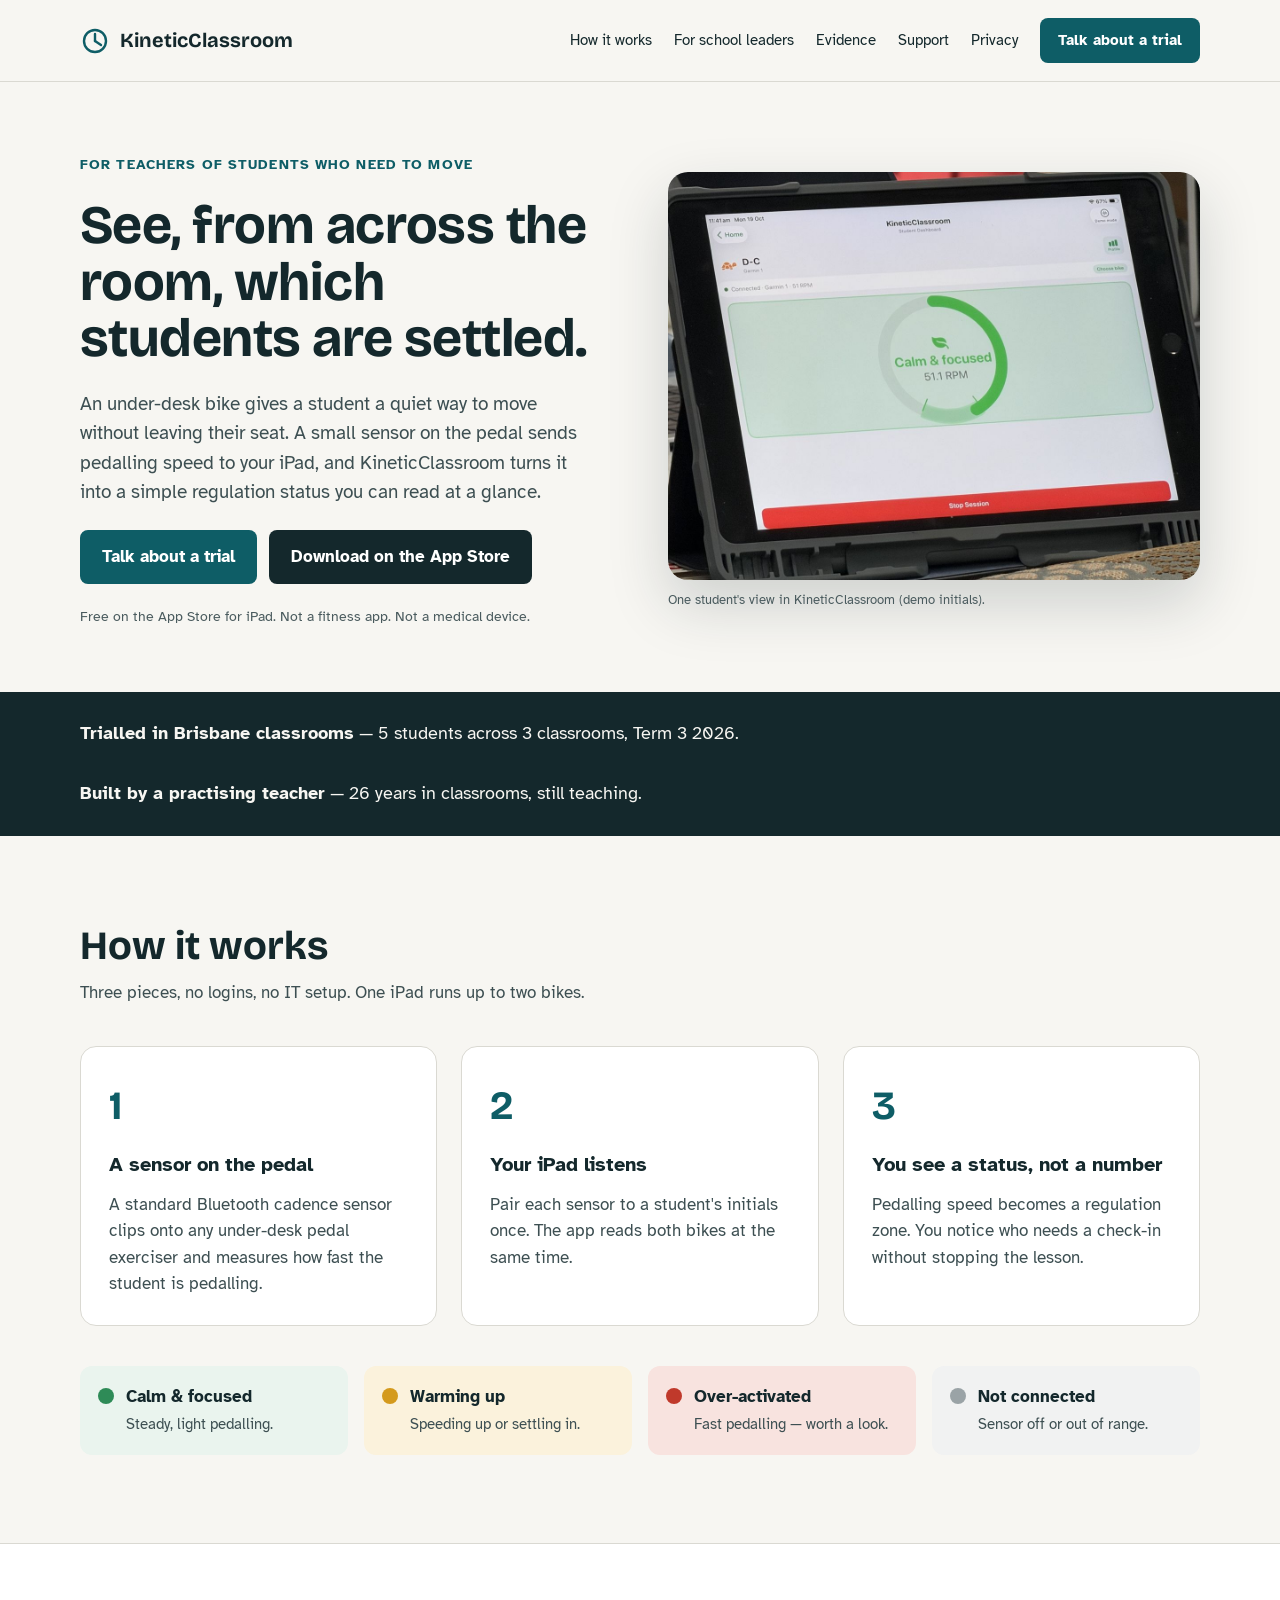
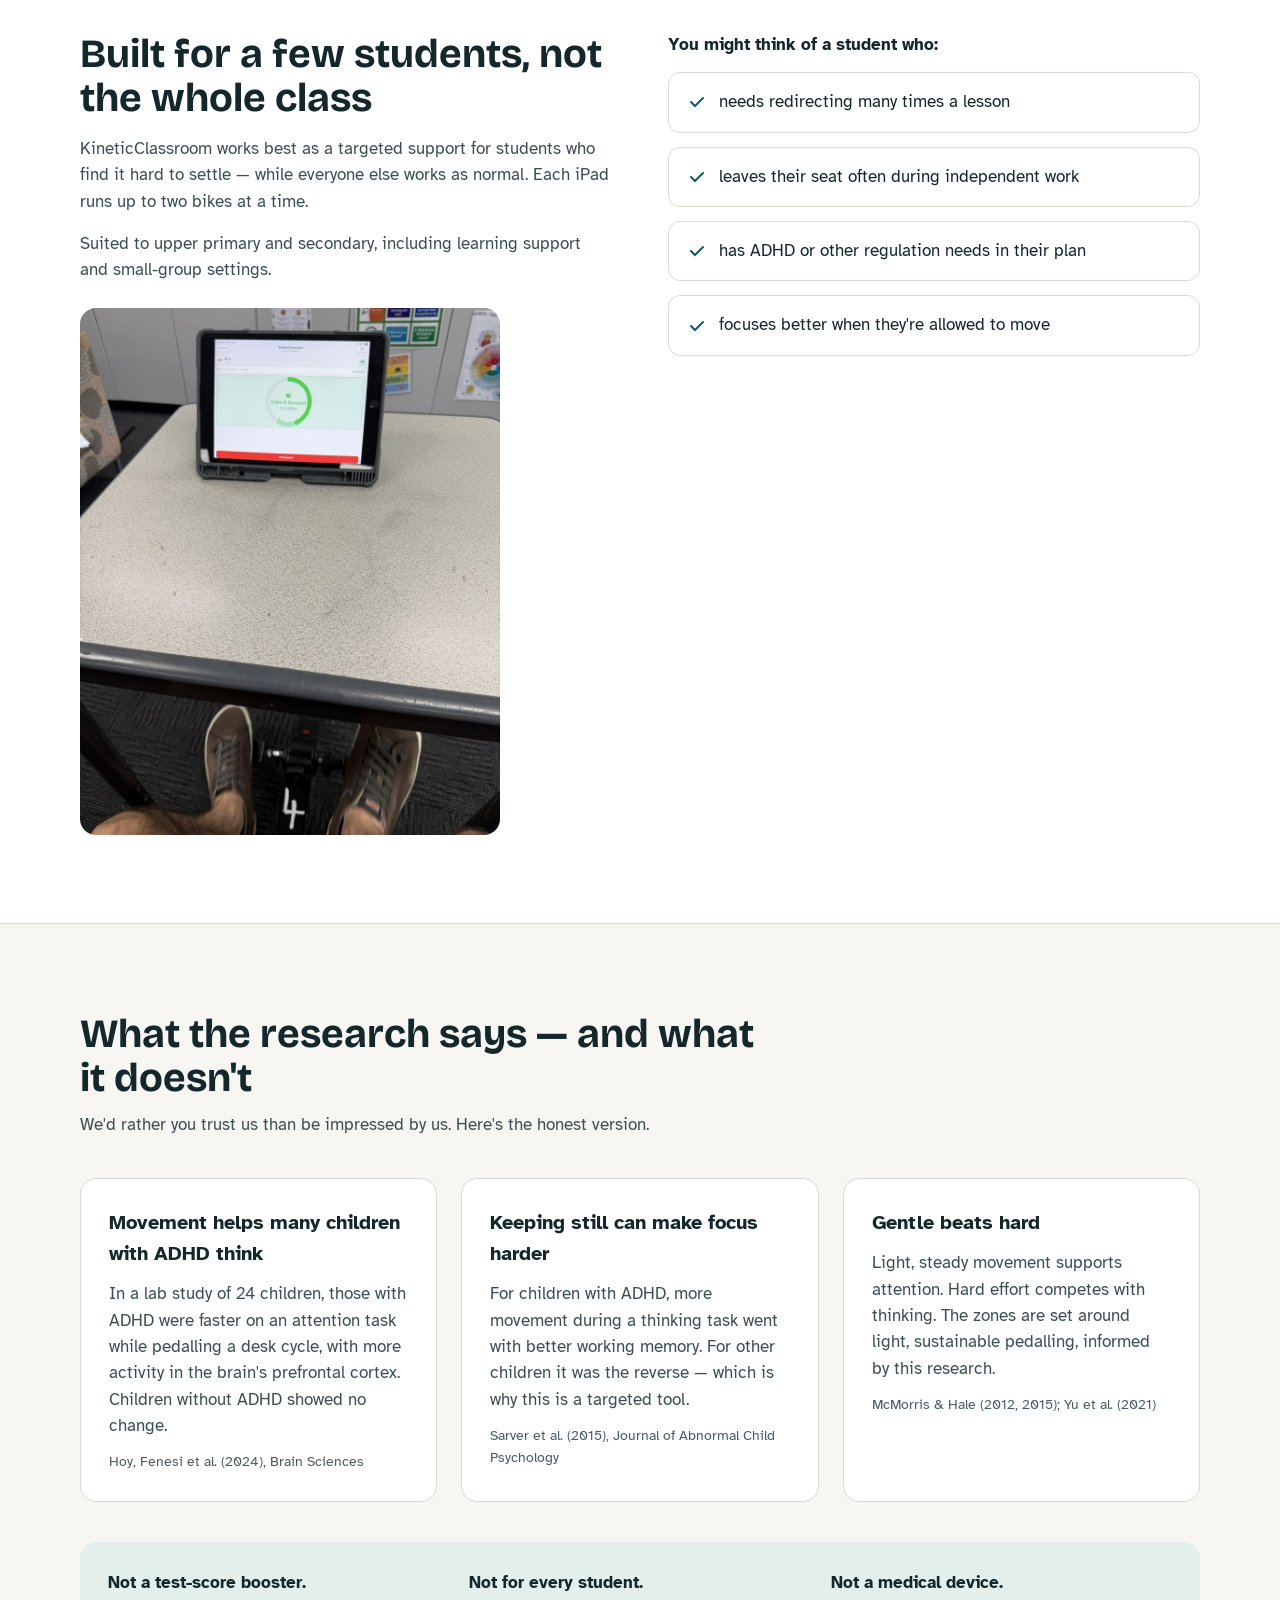
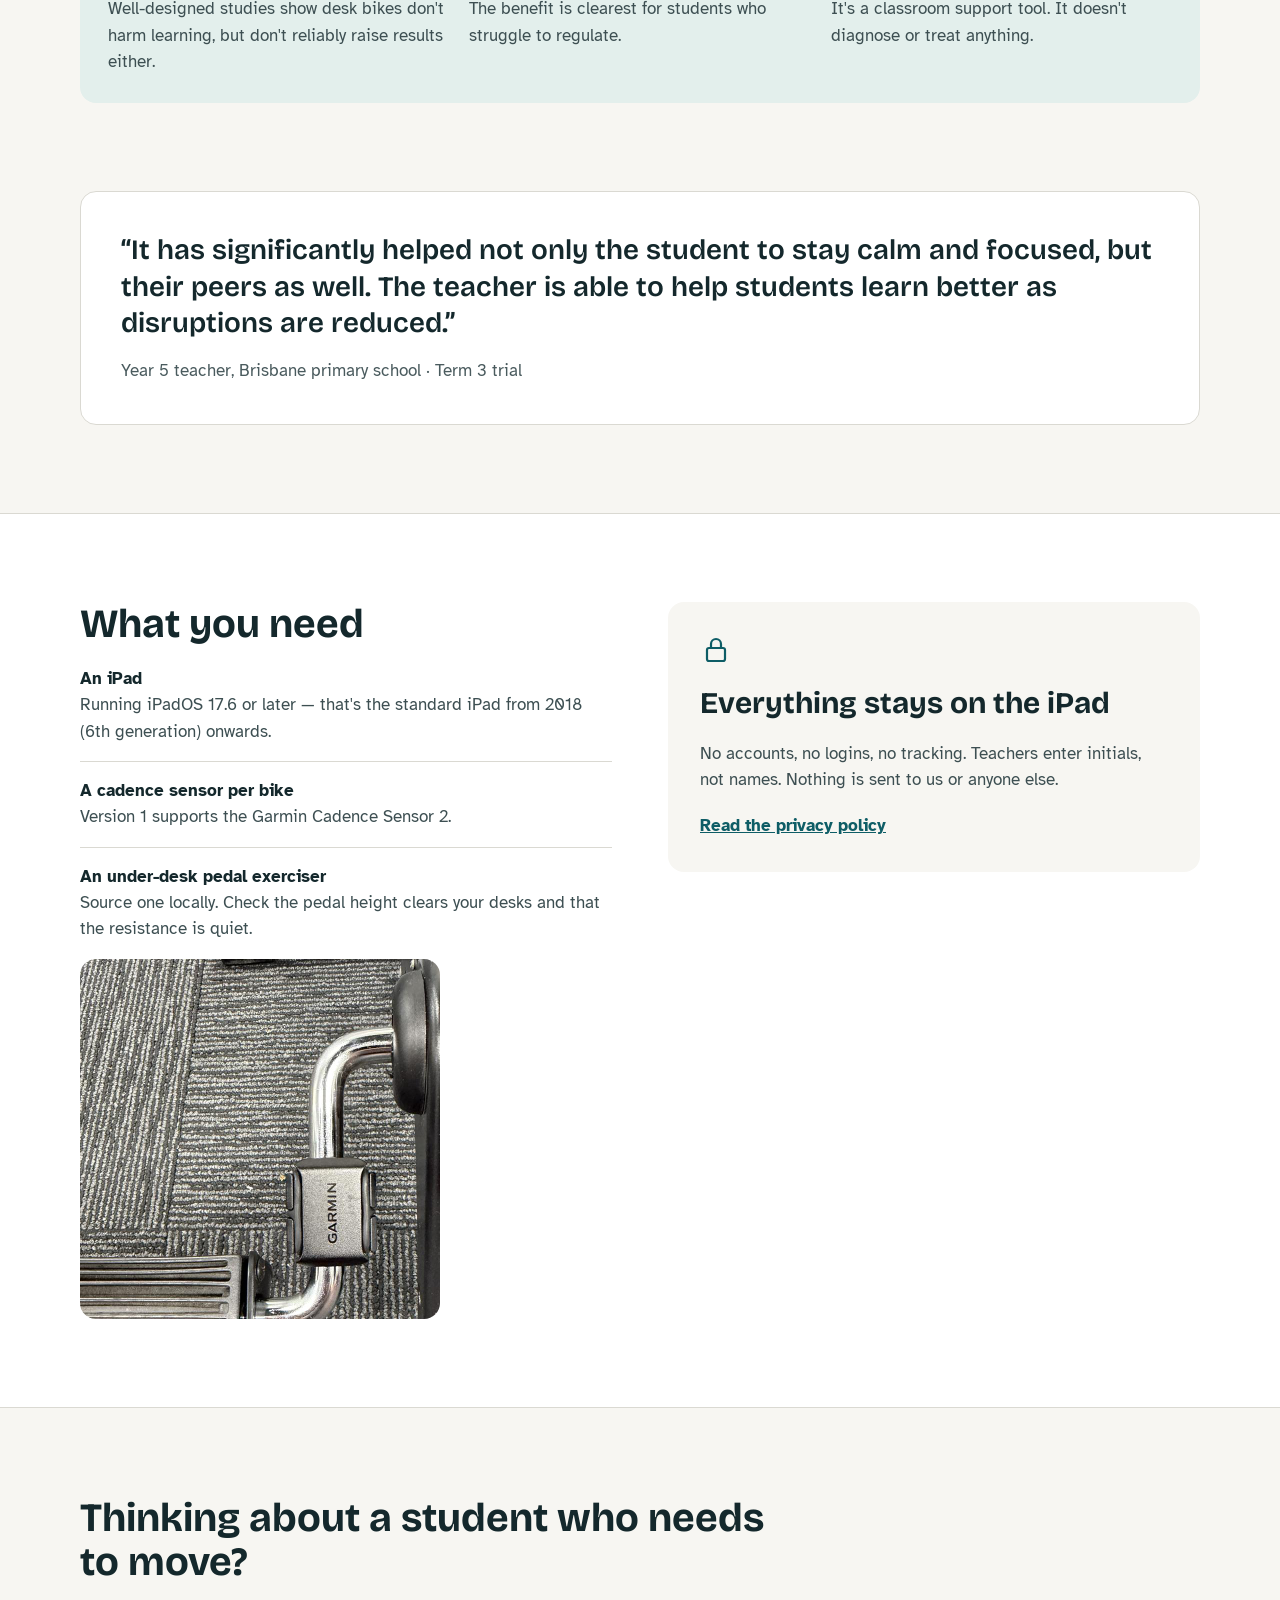
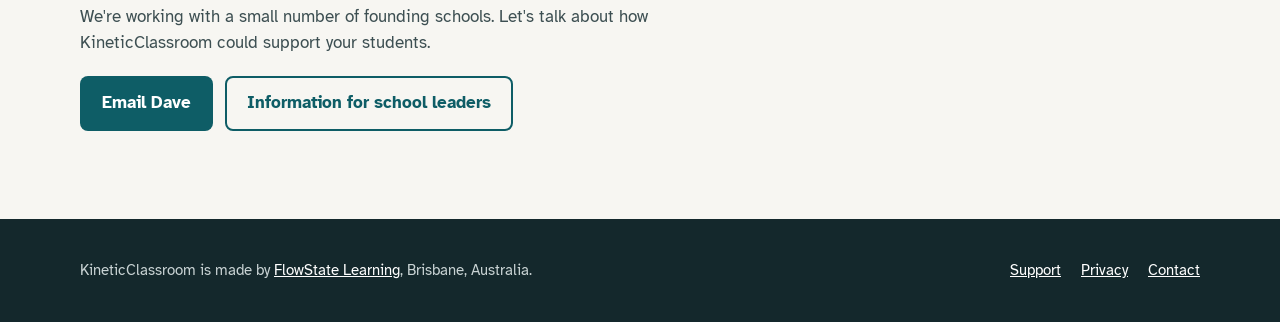
<file: index.html>
<!doctype html>
<html lang="en-AU">
<head>
<meta charset="utf-8">
<meta name="viewport" content="width=device-width, initial-scale=1">
<title>KineticClassroom — under-desk bikes, at a glance</title>
<meta name="description" content="KineticClassroom connects under-desk bikes to an iPad dashboard, so teachers can see at a glance whether students who need to move are settled and focused.">
<meta property="og:title" content="KineticClassroom — under-desk bikes, at a glance">
<meta property="og:description" content="KineticClassroom connects under-desk bikes to an iPad dashboard, so teachers can see at a glance whether students who need to move are settled and focused.">
<meta property="og:type" content="website">
<link rel="preconnect" href="https://fonts.googleapis.com">
<link rel="preconnect" href="https://fonts.gstatic.com" crossorigin>
<link href="https://fonts.googleapis.com/css2?family=Bricolage+Grotesque:opsz,wght@12..96,600;12..96,700&family=Atkinson+Hyperlegible:wght@400;700&display=swap" rel="stylesheet">
<style>
body{margin:0;background:#F7F6F2}
a{color:#0E5D66}a:hover{color:#0A464D}
a:focus-visible{outline:3px solid #0E5D66;outline-offset:3px}
@media (max-width:640px){
 h1{font-size:38px !important}
 h2[style*="font-size: 40px"]{font-size:30px !important}
 section{padding-top:56px !important;padding-bottom:56px !important}
 header nav{gap:14px !important}
}
</style>
</head>
<body>
<div style="font-family: 'Atkinson Hyperlegible', system-ui, sans-serif; color: #14282C; background: #F7F6F2; font-size: 17px; line-height: 1.55">

<header style="border-bottom: 1px solid #DAD9D2; background: #F7F6F2">
<div style="max-width: 1120px; margin: 0 auto; padding: 18px 24px; display: flex; flex-wrap: wrap; align-items: center; justify-content: space-between; gap: 16px">
<a href="index.html" style="display: flex; align-items: center; gap: 10px; text-decoration: none; color: #14282C">
<svg width="30" height="30" viewBox="0 0 30 30" fill="none" stroke="#0E5D66" stroke-width="2.4" stroke-linecap="round" aria-hidden="true"><circle cx="15" cy="15" r="11"></circle><path d="M15 15 L15 8"></path><path d="M15 15 L21 19"></path></svg>
<span style="font-family: 'Bricolage Grotesque', sans-serif; font-weight: 700; font-size: 20px">KineticClassroom</span>
</a>
<nav aria-label="Main" style="display: flex; flex-wrap: wrap; align-items: center; gap: 22px; font-size: 15px">
<a href="#how" style="color: #14282C; text-decoration: none">How it works</a>
<a href="leaders.html" style="color: #14282C; text-decoration: none">For school leaders</a>
<a href="#evidence" style="color: #14282C; text-decoration: none">Evidence</a>
<a href="support.html" style="color: #14282C; text-decoration: none">Support</a>
<a href="privacy.html" style="color: #14282C; text-decoration: none">Privacy</a>
<a href="mailto:dave@flowstatelearning.com.au?subject=KineticClassroom%20trial" style="background: #0E5D66; color: #FFFFFF; text-decoration: none; padding: 11px 18px; border-radius: 8px; font-weight: 700">Talk about a trial</a>
</nav>
</div>
</header>

<section style="max-width: 1120px; margin: 0 auto; padding: 72px 24px 64px; display: grid; grid-template-columns: repeat(auto-fit, minmax(320px, 1fr)); gap: 56px; align-items: center">
<div style="display: flex; flex-direction: column; gap: 22px">
<p style="margin: 0; font-size: 14px; font-weight: 700; letter-spacing: 0.08em; text-transform: uppercase; color: #0E5D66">For teachers of students who need to move</p>
<h1 style="margin: 0; font-family: 'Bricolage Grotesque', sans-serif; font-weight: 700; font-size: 54px; line-height: 1.05; letter-spacing: -0.01em">See, from across the room, which students are settled.</h1>
<p style="margin: 0; font-size: 19px; color: #3D4F52; max-width: 520px">An under-desk bike gives a student a quiet way to move without leaving their seat. A small sensor on the pedal sends pedalling speed to your iPad, and KineticClassroom turns it into a simple regulation status you can read at a glance.</p>
<div style="display: flex; flex-wrap: wrap; gap: 12px">
<a href="mailto:dave@flowstatelearning.com.au?subject=KineticClassroom%20trial" style="background: #0E5D66; color: #FFFFFF; text-decoration: none; padding: 14px 22px; border-radius: 8px; font-weight: 700">Talk about a trial</a>
<a href="https://apps.apple.com/au/app/kineticclassroom/id6762608851" style="background: #14282C; color: #FFFFFF; text-decoration: none; padding: 14px 22px; border-radius: 8px; font-weight: 700">Download on the App Store</a>
</div>
<p style="margin: 0; font-size: 14px; color: #4A5B5E">Free on the App Store for iPad. Not a fitness app. Not a medical device.</p>
</div>

<figure style="margin: 0; display: flex; flex-direction: column; gap: 10px">
<img src="images/kc-dashboard.jpg" width="1200" height="920" alt="An iPad running KineticClassroom showing a student's status as Calm and focused at 51 RPM" style="width: 100%; height: auto; border-radius: 20px; box-shadow: 0 24px 60px rgba(20,40,44,0.18)">
<figcaption style="font-size: 13px; color: #4A5B5E">One student's view in KineticClassroom (demo initials).</figcaption>
</figure>
</section>

<section style="background: #14282C; color: #F7F6F2">
<div style="max-width: 1120px; margin: 0 auto; padding: 28px 24px; display: flex; flex-wrap: wrap; gap: 32px; justify-content: space-between; align-items: center">
<p style="margin: 0; font-size: 18px"><strong>Trialled in Brisbane classrooms</strong> — 5 students across 3 classrooms, Term 3 2026.</p>
<p style="margin: 0; font-size: 18px"><strong>Built by a practising teacher</strong> — 26 years in classrooms, still teaching.</p>
</div>
</section>

<section id="how" style="max-width: 1120px; margin: 0 auto; padding: 88px 24px; display: flex; flex-direction: column; gap: 40px">
<div style="display: flex; flex-direction: column; gap: 12px; max-width: 640px">
<h2 style="margin: 0; font-family: 'Bricolage Grotesque', sans-serif; font-weight: 700; font-size: 40px; line-height: 1.1">How it works</h2>
<p style="margin: 0; color: #3D4F52">Three pieces, no logins, no IT setup. One iPad runs up to two bikes.</p>
</div>
<div style="display: grid; grid-template-columns: repeat(auto-fit, minmax(260px, 1fr)); gap: 24px">
<div style="background: #FFFFFF; border: 1px solid #DAD9D2; border-radius: 16px; padding: 28px; display: flex; flex-direction: column; gap: 12px">
<span style="font-family: 'Bricolage Grotesque', sans-serif; font-size: 40px; font-weight: 700; color: #0E5D66">1</span>
<h3 style="margin: 0; font-size: 20px">A sensor on the pedal</h3>
<p style="margin: 0; color: #3D4F52">A standard Bluetooth cadence sensor clips onto any under-desk pedal exerciser and measures how fast the student is pedalling.</p>
</div>
<div style="background: #FFFFFF; border: 1px solid #DAD9D2; border-radius: 16px; padding: 28px; display: flex; flex-direction: column; gap: 12px">
<span style="font-family: 'Bricolage Grotesque', sans-serif; font-size: 40px; font-weight: 700; color: #0E5D66">2</span>
<h3 style="margin: 0; font-size: 20px">Your iPad listens</h3>
<p style="margin: 0; color: #3D4F52">Pair each sensor to a student's initials once. The app reads both bikes at the same time.</p>
</div>
<div style="background: #FFFFFF; border: 1px solid #DAD9D2; border-radius: 16px; padding: 28px; display: flex; flex-direction: column; gap: 12px">
<span style="font-family: 'Bricolage Grotesque', sans-serif; font-size: 40px; font-weight: 700; color: #0E5D66">3</span>
<h3 style="margin: 0; font-size: 20px">You see a status, not a number</h3>
<p style="margin: 0; color: #3D4F52">Pedalling speed becomes a regulation zone. You notice who needs a check-in without stopping the lesson.</p>
</div>
</div>
<div style="display: grid; grid-template-columns: repeat(auto-fit, minmax(220px, 1fr)); gap: 16px">
<div style="display: flex; gap: 12px; align-items: flex-start; padding: 18px; border-radius: 12px; background: #EAF4EE"><span style="flex-shrink: 0; width: 16px; height: 16px; margin-top: 4px; border-radius: 8px; background: #2E8B57"></span><div><strong>Calm &amp; focused</strong><br><span style="color: #3D4F52; font-size: 15px">Steady, light pedalling.</span></div></div>
<div style="display: flex; gap: 12px; align-items: flex-start; padding: 18px; border-radius: 12px; background: #FBF2DC"><span style="flex-shrink: 0; width: 16px; height: 16px; margin-top: 4px; border-radius: 8px; background: #D49A1C"></span><div><strong>Warming up</strong><br><span style="color: #3D4F52; font-size: 15px">Speeding up or settling in.</span></div></div>
<div style="display: flex; gap: 12px; align-items: flex-start; padding: 18px; border-radius: 12px; background: #F8E3DF"><span style="flex-shrink: 0; width: 16px; height: 16px; margin-top: 4px; border-radius: 8px; background: #C0392B"></span><div><strong>Over-activated</strong><br><span style="color: #3D4F52; font-size: 15px">Fast pedalling — worth a look.</span></div></div>
<div style="display: flex; gap: 12px; align-items: flex-start; padding: 18px; border-radius: 12px; background: #F1F2F2"><span style="flex-shrink: 0; width: 16px; height: 16px; margin-top: 4px; border-radius: 8px; background: #9AA3A6"></span><div><strong>Not connected</strong><br><span style="color: #3D4F52; font-size: 15px">Sensor off or out of range.</span></div></div>
</div>
</section>

<section style="background: #FFFFFF; border-top: 1px solid #DAD9D2; border-bottom: 1px solid #DAD9D2">
<div style="max-width: 1120px; margin: 0 auto; padding: 88px 24px; display: grid; grid-template-columns: repeat(auto-fit, minmax(320px, 1fr)); gap: 56px">
<div style="display: flex; flex-direction: column; gap: 16px">
<h2 style="margin: 0; font-family: 'Bricolage Grotesque', sans-serif; font-weight: 700; font-size: 40px; line-height: 1.1">Built for a few students, not the whole class</h2>
<p style="margin: 0; color: #3D4F52">KineticClassroom works best as a targeted support for students who find it hard to settle — while everyone else works as normal. Each iPad runs up to two bikes at a time.</p>
<p style="margin: 0; color: #3D4F52">Suited to upper primary and secondary, including learning support and small-group settings.</p>
<img src="images/kc-pedalling.jpg" width="900" height="1130" loading="lazy" alt="Feet pedalling an under-desk exerciser while an iPad on the desk shows Calm and focused" style="width: 100%; max-width: 420px; height: auto; border-radius: 16px; margin-top: 8px">
</div>
<div style="display: flex; flex-direction: column; gap: 14px">
<p style="margin: 0; font-weight: 700">You might think of a student who:</p>
<div style="display: flex; gap: 12px; align-items: center; padding: 16px 18px; border: 1px solid #DAD9D2; border-radius: 12px"><svg width="20" height="20" viewBox="0 0 20 20" fill="none" stroke="#0E5D66" stroke-width="2" stroke-linecap="round" aria-hidden="true"><path d="M4 10l4 4 8-8"></path></svg>needs redirecting many times a lesson</div>
<div style="display: flex; gap: 12px; align-items: center; padding: 16px 18px; border: 1px solid #DAD9D2; border-radius: 12px"><svg width="20" height="20" viewBox="0 0 20 20" fill="none" stroke="#0E5D66" stroke-width="2" stroke-linecap="round" aria-hidden="true"><path d="M4 10l4 4 8-8"></path></svg>leaves their seat often during independent work</div>
<div style="display: flex; gap: 12px; align-items: center; padding: 16px 18px; border: 1px solid #DAD9D2; border-radius: 12px"><svg width="20" height="20" viewBox="0 0 20 20" fill="none" stroke="#0E5D66" stroke-width="2" stroke-linecap="round" aria-hidden="true"><path d="M4 10l4 4 8-8"></path></svg>has ADHD or other regulation needs in their plan</div>
<div style="display: flex; gap: 12px; align-items: center; padding: 16px 18px; border: 1px solid #DAD9D2; border-radius: 12px"><svg width="20" height="20" viewBox="0 0 20 20" fill="none" stroke="#0E5D66" stroke-width="2" stroke-linecap="round" aria-hidden="true"><path d="M4 10l4 4 8-8"></path></svg>focuses better when they're allowed to move</div>
</div>
</div>
</section>

<section id="evidence" style="max-width: 1120px; margin: 0 auto; padding: 88px 24px; display: flex; flex-direction: column; gap: 40px">
<div style="display: flex; flex-direction: column; gap: 12px; max-width: 700px">
<h2 style="margin: 0; font-family: 'Bricolage Grotesque', sans-serif; font-weight: 700; font-size: 40px; line-height: 1.1">What the research says — and what it doesn't</h2>
<p style="margin: 0; color: #3D4F52">We'd rather you trust us than be impressed by us. Here's the honest version.</p>
</div>
<div style="display: grid; grid-template-columns: repeat(auto-fit, minmax(300px, 1fr)); gap: 24px">
<div style="background: #FFFFFF; border: 1px solid #DAD9D2; border-radius: 16px; padding: 28px; display: flex; flex-direction: column; gap: 12px">
<h3 style="margin: 0; font-size: 20px">Movement helps many children with ADHD think</h3>
<p style="margin: 0; color: #3D4F52">In a lab study of 24 children, those with ADHD were faster on an attention task while pedalling a desk cycle, with more activity in the brain's prefrontal cortex. Children without ADHD showed no change.</p>
<p style="margin: 0; font-size: 14px; color: #4A5B5E">Hoy, Fenesi et al. (2024), Brain Sciences</p>
</div>
<div style="background: #FFFFFF; border: 1px solid #DAD9D2; border-radius: 16px; padding: 28px; display: flex; flex-direction: column; gap: 12px">
<h3 style="margin: 0; font-size: 20px">Keeping still can make focus harder</h3>
<p style="margin: 0; color: #3D4F52">For children with ADHD, more movement during a thinking task went with better working memory. For other children it was the reverse — which is why this is a targeted tool.</p>
<p style="margin: 0; font-size: 14px; color: #4A5B5E">Sarver et al. (2015), Journal of Abnormal Child Psychology</p>
</div>
<div style="background: #FFFFFF; border: 1px solid #DAD9D2; border-radius: 16px; padding: 28px; display: flex; flex-direction: column; gap: 12px">
<h3 style="margin: 0; font-size: 20px">Gentle beats hard</h3>
<p style="margin: 0; color: #3D4F52">Light, steady movement supports attention. Hard effort competes with thinking. The zones are set around light, sustainable pedalling, informed by this research.</p>
<p style="margin: 0; font-size: 14px; color: #4A5B5E">McMorris &amp; Hale (2012, 2015); Yu et al. (2021)</p>
</div>
</div>
<div style="background: #E3EFEC; border-radius: 16px; padding: 28px; display: grid; grid-template-columns: repeat(auto-fit, minmax(240px, 1fr)); gap: 20px">
<div><strong>Not a test-score booster.</strong><br><span style="color: #3D4F52">Well-designed studies show desk bikes don't harm learning, but don't reliably raise results either.</span></div>
<div><strong>Not for every student.</strong><br><span style="color: #3D4F52">The benefit is clearest for students who struggle to regulate.</span></div>
<div><strong>Not a medical device.</strong><br><span style="color: #3D4F52">It's a classroom support tool. It doesn't diagnose or treat anything.</span></div>
</div>
</section>

<section style="max-width: 1120px; margin: 0 auto; padding: 0 24px 88px">
<figure style="margin: 0; background: #FFFFFF; border: 1px solid #DAD9D2; border-radius: 16px; padding: 40px; display: flex; flex-direction: column; gap: 16px">
<blockquote style="margin: 0; font-family: 'Bricolage Grotesque', sans-serif; font-weight: 600; font-size: 28px; line-height: 1.3">“It has significantly helped not only the student to stay calm and focused, but their peers as well. The teacher is able to help students learn better as disruptions are reduced.”</blockquote>
<figcaption style="color: #4A5B5E">Year 5 teacher, Brisbane primary school · Term 3 trial</figcaption>
</figure>
</section>

<section style="background: #FFFFFF; border-top: 1px solid #DAD9D2; border-bottom: 1px solid #DAD9D2">
<div style="max-width: 1120px; margin: 0 auto; padding: 88px 24px; display: grid; grid-template-columns: repeat(auto-fit, minmax(320px, 1fr)); gap: 56px">
<div style="display: flex; flex-direction: column; gap: 20px">
<h2 style="margin: 0; font-family: 'Bricolage Grotesque', sans-serif; font-weight: 700; font-size: 40px; line-height: 1.1">What you need</h2>
<div style="display: flex; flex-direction: column; gap: 16px">
<div style="padding-bottom: 16px; border-bottom: 1px solid #DAD9D2"><strong>An iPad</strong><br><span style="color: #3D4F52">Running iPadOS 17.6 or later — that's the standard iPad from 2018 (6th generation) onwards.</span></div>
<div style="padding-bottom: 16px; border-bottom: 1px solid #DAD9D2"><strong>A cadence sensor per bike</strong><br><span style="color: #3D4F52">Version 1 supports the Garmin Cadence Sensor 2.</span></div>
<div><strong>An under-desk pedal exerciser</strong><br><span style="color: #3D4F52">Source one locally. Check the pedal height clears your desks and that the resistance is quiet.</span></div>
<img src="images/kc-sensor.jpg" width="720" height="720" loading="lazy" alt="A Garmin cadence sensor clipped to the pedal arm of an under-desk pedal exerciser" style="width: 100%; max-width: 360px; height: auto; border-radius: 16px">
</div>
</div>
<div style="display: flex; flex-direction: column; gap: 20px; background: #F7F6F2; border-radius: 16px; padding: 32px; align-self: start">
<svg width="32" height="32" viewBox="0 0 32 32" fill="none" stroke="#0E5D66" stroke-width="2.2" stroke-linecap="round" stroke-linejoin="round" aria-hidden="true"><rect x="7" y="14" width="18" height="13" rx="2"></rect><path d="M11 14v-4a5 5 0 0 1 10 0v4"></path></svg>
<h2 style="margin: 0; font-family: 'Bricolage Grotesque', sans-serif; font-weight: 700; font-size: 30px; line-height: 1.15">Everything stays on the iPad</h2>
<p style="margin: 0; color: #3D4F52">No accounts, no logins, no tracking. Teachers enter initials, not names. Nothing is sent to us or anyone else.</p>
<a href="privacy.html" style="font-weight: 700">Read the privacy policy</a>
</div>
</div>
</section>

<section style="max-width: 1120px; margin: 0 auto; padding: 88px 24px; display: flex; flex-direction: column; align-items: flex-start; gap: 20px">
<h2 style="margin: 0; font-family: 'Bricolage Grotesque', sans-serif; font-weight: 700; font-size: 40px; line-height: 1.1; max-width: 720px">Thinking about a student who needs to move?</h2>
<p style="margin: 0; color: #3D4F52; max-width: 620px">We're working with a small number of founding schools. Let's talk about how KineticClassroom could support your students.</p>
<div style="display: flex; flex-wrap: wrap; gap: 12px">
<a href="mailto:dave@flowstatelearning.com.au?subject=KineticClassroom%20trial" style="background: #0E5D66; color: #FFFFFF; text-decoration: none; padding: 14px 22px; border-radius: 8px; font-weight: 700">Email Dave</a>
<a href="leaders.html" style="border: 2px solid #0E5D66; color: #0E5D66; text-decoration: none; padding: 12px 20px; border-radius: 8px; font-weight: 700">Information for school leaders</a>
</div>
</section>

<footer style="background: #14282C; color: #C9D3D4">
<div style="max-width: 1120px; margin: 0 auto; padding: 40px 24px; display: flex; flex-wrap: wrap; gap: 24px; justify-content: space-between; font-size: 15px">
<span>KineticClassroom is made by <a href="https://www.flowstatelearning.com.au" style="color: #FFFFFF">FlowState Learning</a>, Brisbane, Australia.</span>
<span style="display: flex; gap: 20px"><a href="support.html" style="color: #FFFFFF">Support</a><a href="privacy.html" style="color: #FFFFFF">Privacy</a><a href="mailto:dave@flowstatelearning.com.au" style="color: #FFFFFF">Contact</a></span>
</div>
</footer>

</div>
</body>
</html>
</file>
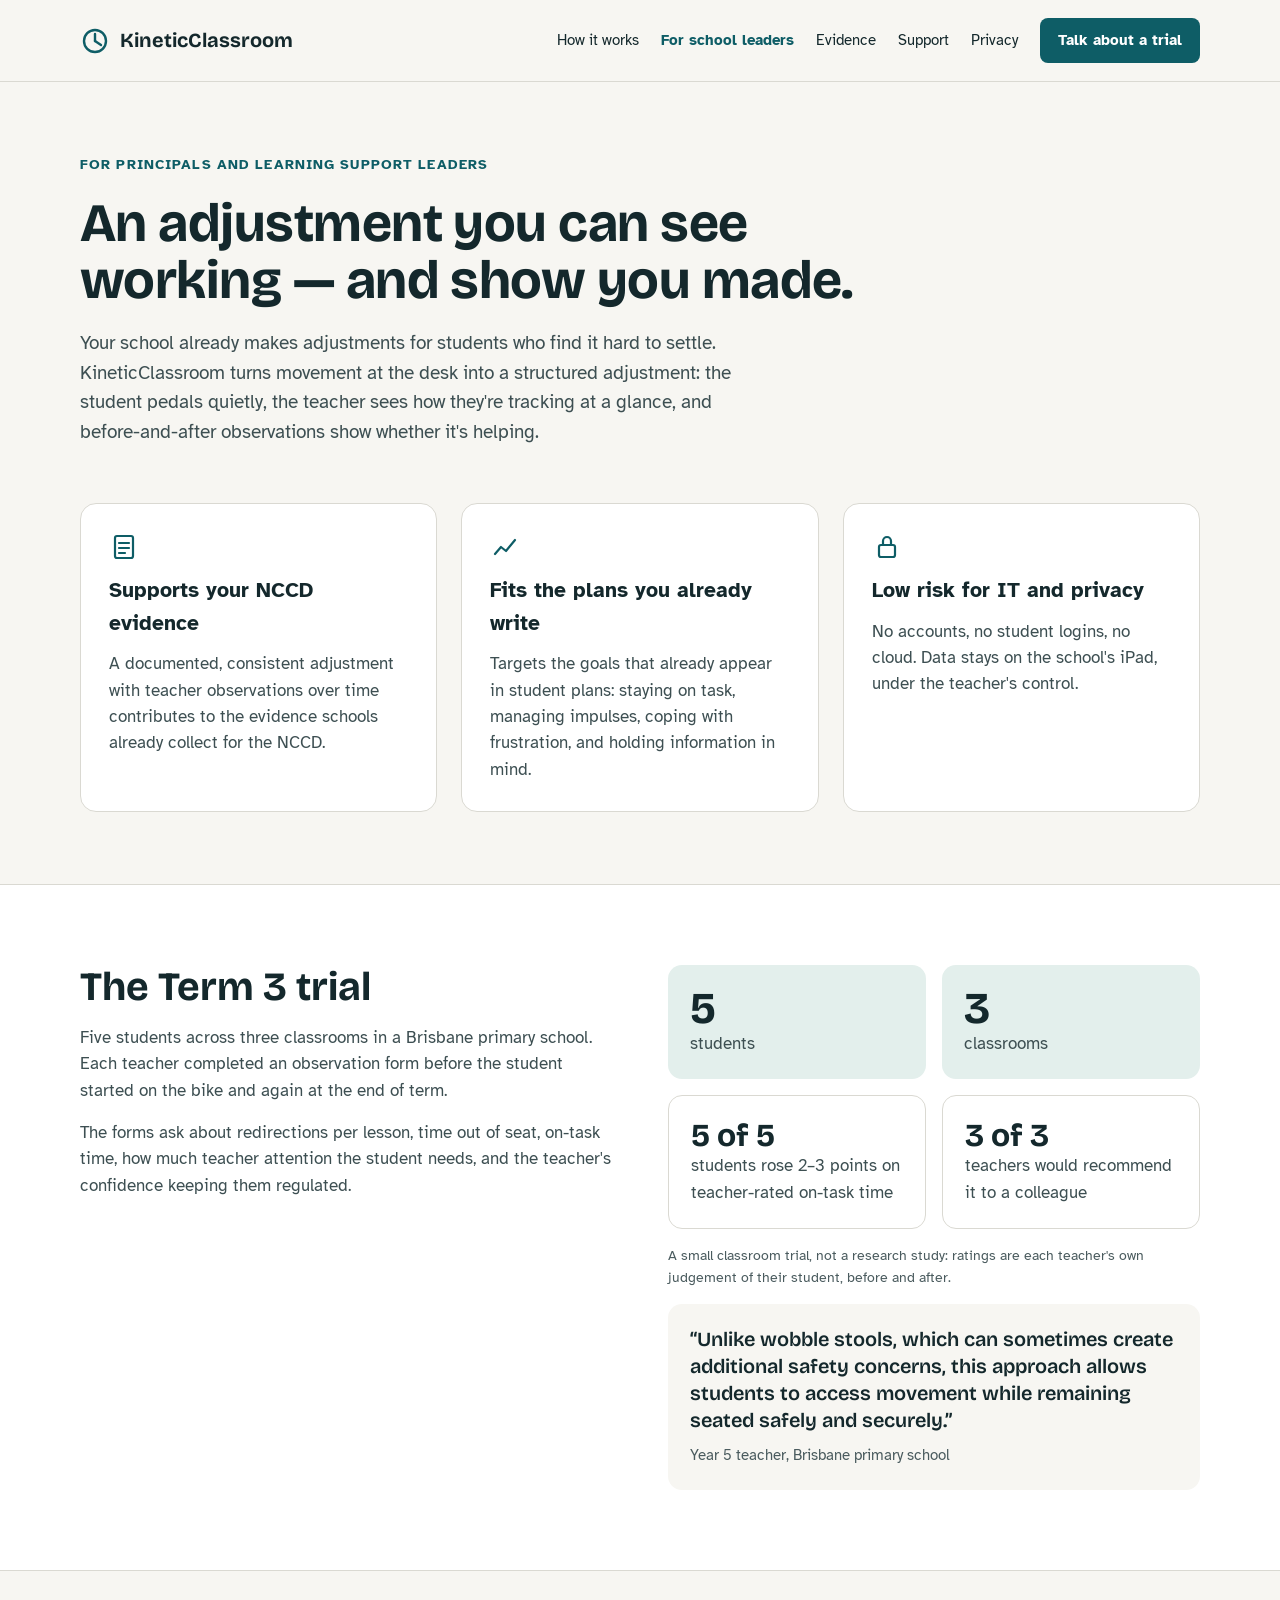
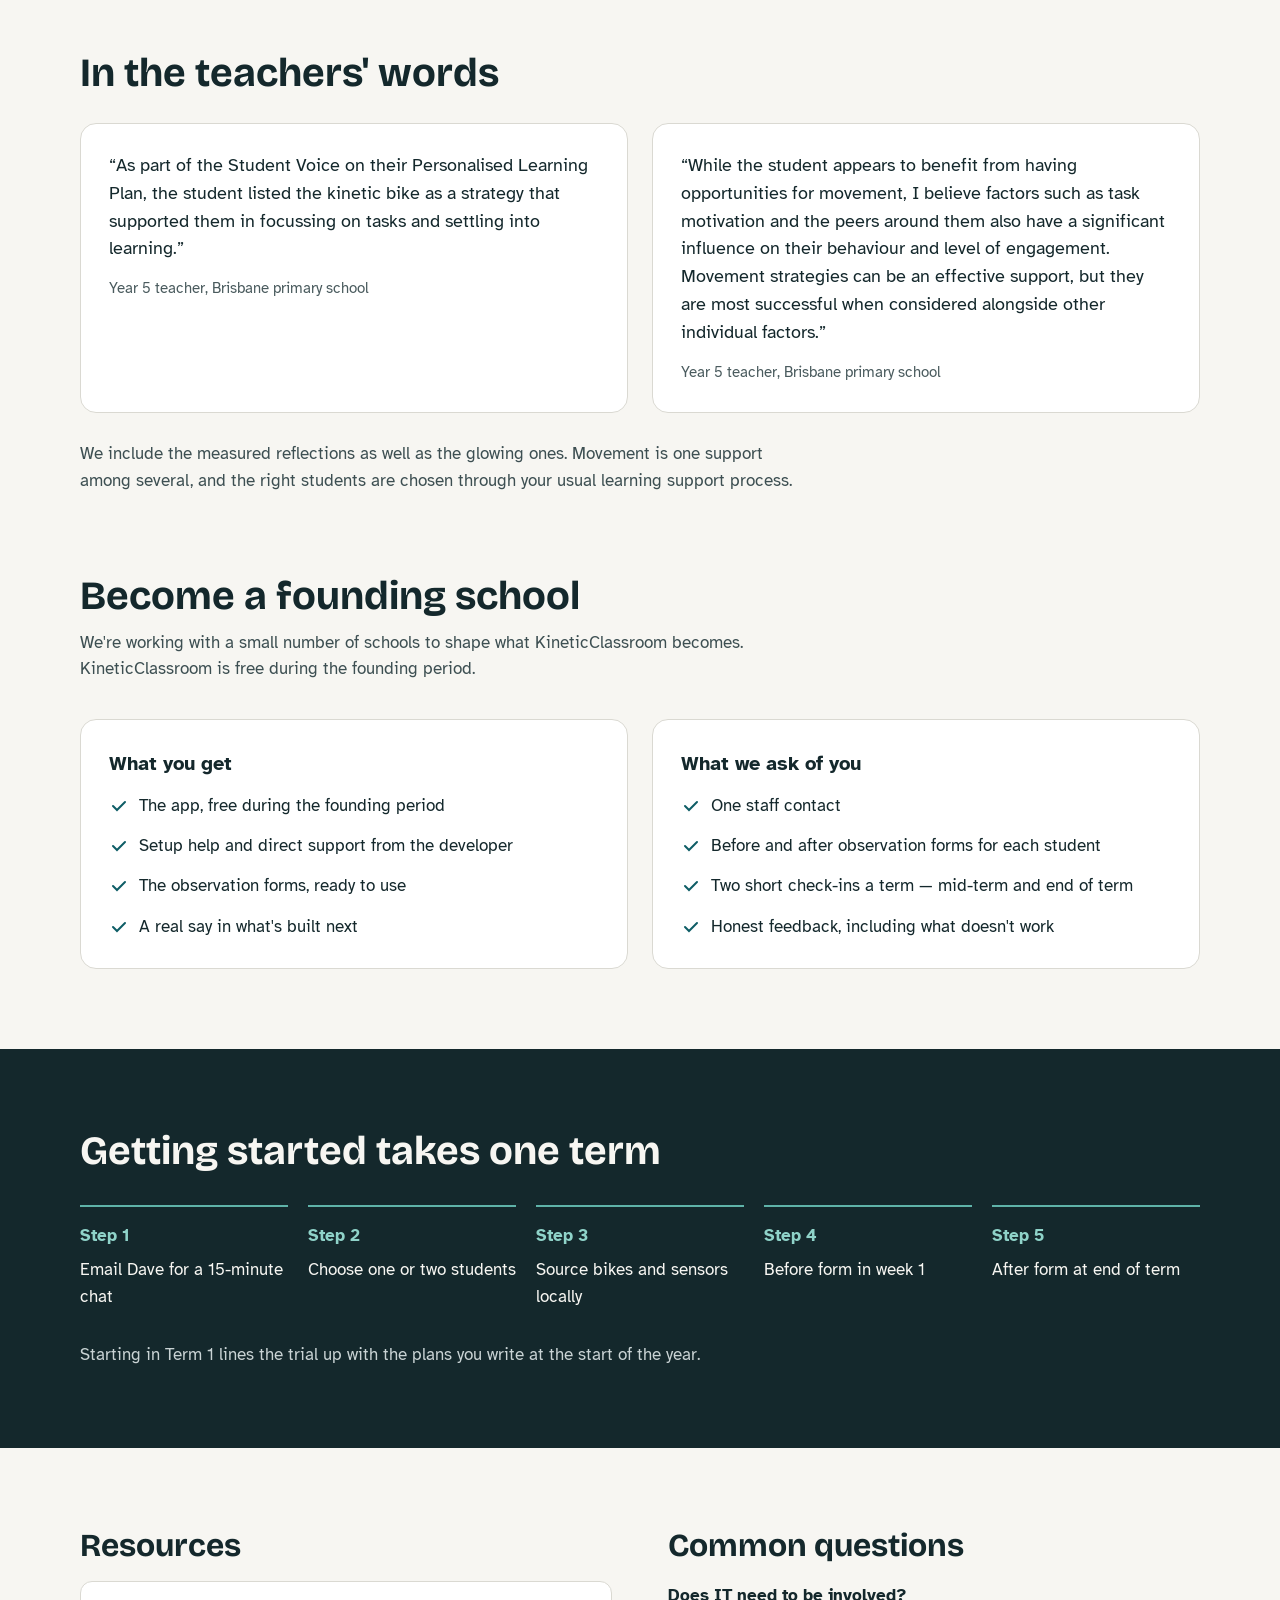
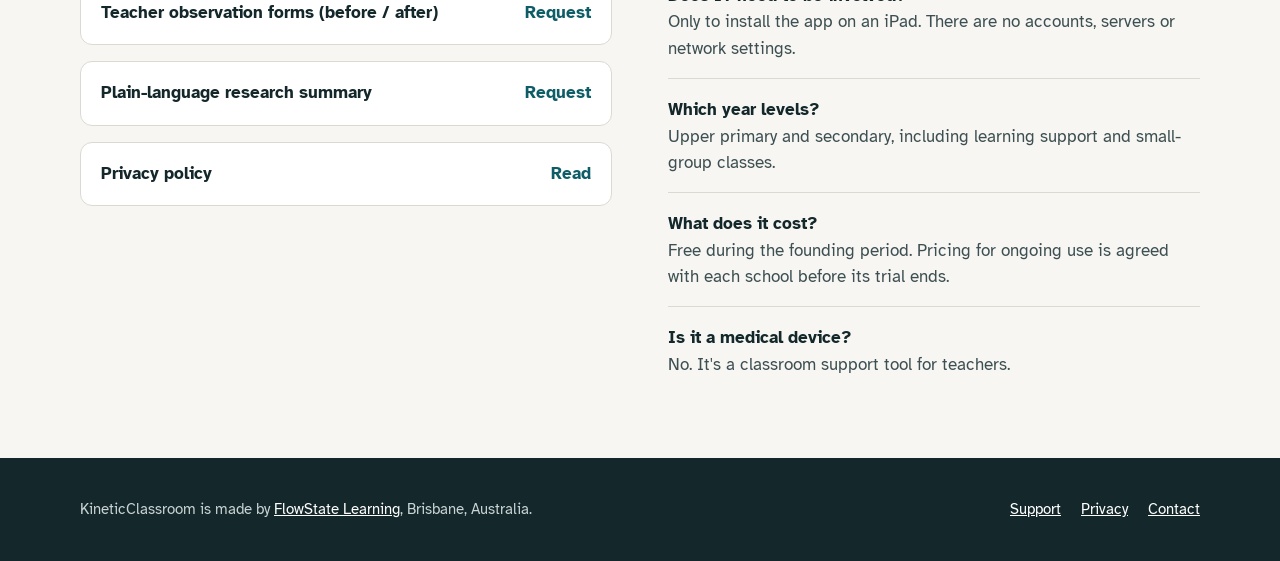
<file: leaders.html>
<!doctype html>
<html lang="en-AU">
<head>
<meta charset="utf-8">
<meta name="viewport" content="width=device-width, initial-scale=1">
<title>KineticClassroom for school leaders</title>
<meta name="description" content="How KineticClassroom supports adjustments for students who find it hard to settle: the Term 3 trial, founding-school terms and getting started.">
<meta property="og:title" content="KineticClassroom for school leaders">
<meta property="og:description" content="How KineticClassroom supports adjustments for students who find it hard to settle: the Term 3 trial, founding-school terms and getting started.">
<meta property="og:type" content="website">
<link rel="preconnect" href="https://fonts.googleapis.com">
<link rel="preconnect" href="https://fonts.gstatic.com" crossorigin>
<link href="https://fonts.googleapis.com/css2?family=Bricolage+Grotesque:opsz,wght@12..96,600;12..96,700&family=Atkinson+Hyperlegible:wght@400;700&display=swap" rel="stylesheet">
<style>
body{margin:0;background:#F7F6F2}
a{color:#0E5D66}a:hover{color:#0A464D}
a:focus-visible{outline:3px solid #0E5D66;outline-offset:3px}
@media (max-width:640px){
 h1{font-size:38px !important}
 h2[style*="font-size: 40px"]{font-size:30px !important}
 section{padding-top:56px !important;padding-bottom:56px !important}
 header nav{gap:14px !important}
}
</style>
</head>
<body>
<div style="font-family: 'Atkinson Hyperlegible', system-ui, sans-serif; color: #14282C; background: #F7F6F2; font-size: 17px; line-height: 1.55">

<header style="border-bottom: 1px solid #DAD9D2">
<div style="max-width: 1120px; margin: 0 auto; padding: 18px 24px; display: flex; flex-wrap: wrap; align-items: center; justify-content: space-between; gap: 16px">
<a href="index.html" style="display: flex; align-items: center; gap: 10px; text-decoration: none; color: #14282C">
<svg width="30" height="30" viewBox="0 0 30 30" fill="none" stroke="#0E5D66" stroke-width="2.4" stroke-linecap="round" aria-hidden="true"><circle cx="15" cy="15" r="11"></circle><path d="M15 15 L15 8"></path><path d="M15 15 L21 19"></path></svg>
<span style="font-family: 'Bricolage Grotesque', sans-serif; font-weight: 700; font-size: 20px">KineticClassroom</span>
</a>
<nav aria-label="Main" style="display: flex; flex-wrap: wrap; align-items: center; gap: 22px; font-size: 15px">
<a href="index.html#how" style="color: #14282C; text-decoration: none">How it works</a>
<a href="leaders.html" style="color: #0E5D66; text-decoration: none; font-weight: 700">For school leaders</a>
<a href="index.html#evidence" style="color: #14282C; text-decoration: none">Evidence</a>
<a href="support.html" style="color: #14282C; text-decoration: none">Support</a>
<a href="privacy.html" style="color: #14282C; text-decoration: none">Privacy</a>
<a href="mailto:dave@flowstatelearning.com.au?subject=KineticClassroom%20trial" style="background: #0E5D66; color: #FFFFFF; text-decoration: none; padding: 11px 18px; border-radius: 8px; font-weight: 700">Talk about a trial</a>
</nav>
</div>
</header>

<section style="max-width: 1120px; margin: 0 auto; padding: 72px 24px 56px; display: flex; flex-direction: column; gap: 20px">
<p style="margin: 0; font-size: 14px; font-weight: 700; letter-spacing: 0.08em; text-transform: uppercase; color: #0E5D66">For principals and learning support leaders</p>
<h1 style="margin: 0; font-family: 'Bricolage Grotesque', sans-serif; font-weight: 700; font-size: 54px; line-height: 1.05; letter-spacing: -0.01em; max-width: 820px">An adjustment you can see working — and show you made.</h1>
<p style="margin: 0; font-size: 19px; color: #3D4F52; max-width: 680px">Your school already makes adjustments for students who find it hard to settle. KineticClassroom turns movement at the desk into a structured adjustment: the student pedals quietly, the teacher sees how they're tracking at a glance, and before-and-after observations show whether it's helping.</p>
</section>

<section style="max-width: 1120px; margin: 0 auto; padding: 0 24px 72px; display: grid; grid-template-columns: repeat(auto-fit, minmax(300px, 1fr)); gap: 24px">
<div style="background: #FFFFFF; border: 1px solid #DAD9D2; border-radius: 16px; padding: 28px; display: flex; flex-direction: column; gap: 12px">
<svg width="30" height="30" viewBox="0 0 30 30" fill="none" stroke="#0E5D66" stroke-width="2.2" stroke-linecap="round" stroke-linejoin="round" aria-hidden="true"><rect x="6" y="4" width="18" height="22" rx="2"></rect><path d="M10 11h10M10 16h10M10 21h6"></path></svg>
<h2 style="margin: 0; font-size: 21px">Supports your NCCD evidence</h2>
<p style="margin: 0; color: #3D4F52">A documented, consistent adjustment with teacher observations over time contributes to the evidence schools already collect for the NCCD.</p>
</div>
<div style="background: #FFFFFF; border: 1px solid #DAD9D2; border-radius: 16px; padding: 28px; display: flex; flex-direction: column; gap: 12px">
<svg width="30" height="30" viewBox="0 0 30 30" fill="none" stroke="#0E5D66" stroke-width="2.2" stroke-linecap="round" stroke-linejoin="round" aria-hidden="true"><path d="M5 22l6-7 5 4 9-11"></path></svg>
<h2 style="margin: 0; font-size: 21px">Fits the plans you already write</h2>
<p style="margin: 0; color: #3D4F52">Targets the goals that already appear in student plans: staying on task, managing impulses, coping with frustration, and holding information in mind.</p>
</div>
<div style="background: #FFFFFF; border: 1px solid #DAD9D2; border-radius: 16px; padding: 28px; display: flex; flex-direction: column; gap: 12px">
<svg width="30" height="30" viewBox="0 0 30 30" fill="none" stroke="#0E5D66" stroke-width="2.2" stroke-linecap="round" stroke-linejoin="round" aria-hidden="true"><rect x="7" y="13" width="16" height="12" rx="2"></rect><path d="M11 13V9a4 4 0 0 1 8 0v4"></path></svg>
<h2 style="margin: 0; font-size: 21px">Low risk for IT and privacy</h2>
<p style="margin: 0; color: #3D4F52">No accounts, no student logins, no cloud. Data stays on the school's iPad, under the teacher's control.</p>
</div>
</section>

<section style="background: #FFFFFF; border-top: 1px solid #DAD9D2; border-bottom: 1px solid #DAD9D2">
<div style="max-width: 1120px; margin: 0 auto; padding: 80px 24px; display: grid; grid-template-columns: repeat(auto-fit, minmax(320px, 1fr)); gap: 56px">
<div style="display: flex; flex-direction: column; gap: 16px">
<h2 style="margin: 0; font-family: 'Bricolage Grotesque', sans-serif; font-weight: 700; font-size: 40px; line-height: 1.1">The Term 3 trial</h2>
<p style="margin: 0; color: #3D4F52">Five students across three classrooms in a Brisbane primary school. Each teacher completed an observation form before the student started on the bike and again at the end of term.</p>
<p style="margin: 0; color: #3D4F52">The forms ask about redirections per lesson, time out of seat, on-task time, how much teacher attention the student needs, and the teacher's confidence keeping them regulated.</p>
</div>
<div style="display: flex; flex-direction: column; gap: 16px">
<div style="display: grid; grid-template-columns: repeat(2, minmax(0, 1fr)); gap: 16px">
<div style="background: #E3EFEC; border-radius: 14px; padding: 22px"><span style="display: block; font-family: 'Bricolage Grotesque', sans-serif; font-weight: 700; font-size: 44px; line-height: 1">5</span><span style="color: #3D4F52">students</span></div>
<div style="background: #E3EFEC; border-radius: 14px; padding: 22px"><span style="display: block; font-family: 'Bricolage Grotesque', sans-serif; font-weight: 700; font-size: 44px; line-height: 1">3</span><span style="color: #3D4F52">classrooms</span></div>
</div>
<div style="display: grid; grid-template-columns: repeat(2, minmax(0, 1fr)); gap: 16px">
<div style="background: #FFFFFF; border: 1px solid #DAD9D2; border-radius: 14px; padding: 22px"><span style="display: block; font-family: 'Bricolage Grotesque', sans-serif; font-weight: 700; font-size: 32px; line-height: 1.1">5 of 5</span><span style="color: #3D4F52">students rose 2–3 points on teacher-rated on-task time</span></div>
<div style="background: #FFFFFF; border: 1px solid #DAD9D2; border-radius: 14px; padding: 22px"><span style="display: block; font-family: 'Bricolage Grotesque', sans-serif; font-weight: 700; font-size: 32px; line-height: 1.1">3 of 3</span><span style="color: #3D4F52">teachers would recommend it to a colleague</span></div>
</div>
<p style="margin: 0; font-size: 14px; color: #4A5B5E">A small classroom trial, not a research study: ratings are each teacher's own judgement of their student, before and after.</p>
<figure style="margin: 0; border-left: 0; background: #F7F6F2; border-radius: 14px; padding: 22px; display: flex; flex-direction: column; gap: 10px">
<blockquote style="margin: 0; font-family: 'Bricolage Grotesque', sans-serif; font-weight: 600; font-size: 20px; line-height: 1.35">“Unlike wobble stools, which can sometimes create additional safety concerns, this approach allows students to access movement while remaining seated safely and securely.”</blockquote>
<figcaption style="color: #4A5B5E; font-size: 15px">Year 5 teacher, Brisbane primary school</figcaption>
</figure>
</div>
</div>
</section>

<section style="max-width: 1120px; margin: 0 auto; padding: 80px 24px 0; display: flex; flex-direction: column; gap: 28px">
<h2 style="margin: 0; font-family: 'Bricolage Grotesque', sans-serif; font-weight: 700; font-size: 40px; line-height: 1.1">In the teachers' words</h2>
<div style="display: grid; grid-template-columns: repeat(auto-fit, minmax(320px, 1fr)); gap: 24px">
<figure style="margin: 0; background: #FFFFFF; border: 1px solid #DAD9D2; border-radius: 16px; padding: 28px; display: flex; flex-direction: column; gap: 14px">
<blockquote style="margin: 0; font-size: 18px; line-height: 1.55">“As part of the Student Voice on their Personalised Learning Plan, the student listed the kinetic bike as a strategy that supported them in focussing on tasks and settling into learning.”</blockquote>
<figcaption style="color: #4A5B5E; font-size: 15px">Year 5 teacher, Brisbane primary school</figcaption>
</figure>
<figure style="margin: 0; background: #FFFFFF; border: 1px solid #DAD9D2; border-radius: 16px; padding: 28px; display: flex; flex-direction: column; gap: 14px">
<blockquote style="margin: 0; font-size: 18px; line-height: 1.55">“While the student appears to benefit from having opportunities for movement, I believe factors such as task motivation and the peers around them also have a significant influence on their behaviour and level of engagement. Movement strategies can be an effective support, but they are most successful when considered alongside other individual factors.”</blockquote>
<figcaption style="color: #4A5B5E; font-size: 15px">Year 5 teacher, Brisbane primary school</figcaption>
</figure>
</div>
<p style="margin: 0; color: #3D4F52; max-width: 720px">We include the measured reflections as well as the glowing ones. Movement is one support among several, and the right students are chosen through your usual learning support process.</p>
</section>

<section style="max-width: 1120px; margin: 0 auto; padding: 80px 24px; display: flex; flex-direction: column; gap: 36px">
<div style="display: flex; flex-direction: column; gap: 12px; max-width: 720px">
<h2 style="margin: 0; font-family: 'Bricolage Grotesque', sans-serif; font-weight: 700; font-size: 40px; line-height: 1.1">Become a founding school</h2>
<p style="margin: 0; color: #3D4F52">We're working with a small number of schools to shape what KineticClassroom becomes. KineticClassroom is free during the founding period.</p>
</div>
<div style="display: grid; grid-template-columns: repeat(auto-fit, minmax(300px, 1fr)); gap: 24px">
<div style="background: #FFFFFF; border: 1px solid #DAD9D2; border-radius: 16px; padding: 28px; display: flex; flex-direction: column; gap: 14px">
<h3 style="margin: 0; font-size: 20px">What you get</h3>
<div style="display: flex; gap: 10px"><svg width="20" height="20" viewBox="0 0 20 20" fill="none" stroke="#0E5D66" stroke-width="2" stroke-linecap="round" aria-hidden="true" style="flex-shrink: 0; margin-top: 3px"><path d="M4 10l4 4 8-8"></path></svg><span>The app, free during the founding period</span></div>
<div style="display: flex; gap: 10px"><svg width="20" height="20" viewBox="0 0 20 20" fill="none" stroke="#0E5D66" stroke-width="2" stroke-linecap="round" aria-hidden="true" style="flex-shrink: 0; margin-top: 3px"><path d="M4 10l4 4 8-8"></path></svg><span>Setup help and direct support from the developer</span></div>
<div style="display: flex; gap: 10px"><svg width="20" height="20" viewBox="0 0 20 20" fill="none" stroke="#0E5D66" stroke-width="2" stroke-linecap="round" aria-hidden="true" style="flex-shrink: 0; margin-top: 3px"><path d="M4 10l4 4 8-8"></path></svg><span>The observation forms, ready to use</span></div>
<div style="display: flex; gap: 10px"><svg width="20" height="20" viewBox="0 0 20 20" fill="none" stroke="#0E5D66" stroke-width="2" stroke-linecap="round" aria-hidden="true" style="flex-shrink: 0; margin-top: 3px"><path d="M4 10l4 4 8-8"></path></svg><span>A real say in what's built next</span></div>
</div>
<div style="background: #FFFFFF; border: 1px solid #DAD9D2; border-radius: 16px; padding: 28px; display: flex; flex-direction: column; gap: 14px">
<h3 style="margin: 0; font-size: 20px">What we ask of you</h3>
<div style="display: flex; gap: 10px"><svg width="20" height="20" viewBox="0 0 20 20" fill="none" stroke="#0E5D66" stroke-width="2" stroke-linecap="round" aria-hidden="true" style="flex-shrink: 0; margin-top: 3px"><path d="M4 10l4 4 8-8"></path></svg><span>One staff contact</span></div>
<div style="display: flex; gap: 10px"><svg width="20" height="20" viewBox="0 0 20 20" fill="none" stroke="#0E5D66" stroke-width="2" stroke-linecap="round" aria-hidden="true" style="flex-shrink: 0; margin-top: 3px"><path d="M4 10l4 4 8-8"></path></svg><span>Before and after observation forms for each student</span></div>
<div style="display: flex; gap: 10px"><svg width="20" height="20" viewBox="0 0 20 20" fill="none" stroke="#0E5D66" stroke-width="2" stroke-linecap="round" aria-hidden="true" style="flex-shrink: 0; margin-top: 3px"><path d="M4 10l4 4 8-8"></path></svg><span>Two short check-ins a term — mid-term and end of term</span></div>
<div style="display: flex; gap: 10px"><svg width="20" height="20" viewBox="0 0 20 20" fill="none" stroke="#0E5D66" stroke-width="2" stroke-linecap="round" aria-hidden="true" style="flex-shrink: 0; margin-top: 3px"><path d="M4 10l4 4 8-8"></path></svg><span>Honest feedback, including what doesn't work</span></div>
</div>
</div>
</section>

<section style="background: #14282C; color: #F7F6F2">
<div style="max-width: 1120px; margin: 0 auto; padding: 80px 24px; display: flex; flex-direction: column; gap: 32px">
<h2 style="margin: 0; font-family: 'Bricolage Grotesque', sans-serif; font-weight: 700; font-size: 40px; line-height: 1.1">Getting started takes one term</h2>
<div style="display: grid; grid-template-columns: repeat(auto-fit, minmax(190px, 1fr)); gap: 20px">
<div style="display: flex; flex-direction: column; gap: 8px; border-top: 2px solid #5FB3A9; padding-top: 16px"><span style="font-weight: 700; color: #8FD3C9">Step 1</span><span>Email Dave for a 15-minute chat</span></div>
<div style="display: flex; flex-direction: column; gap: 8px; border-top: 2px solid #5FB3A9; padding-top: 16px"><span style="font-weight: 700; color: #8FD3C9">Step 2</span><span>Choose one or two students</span></div>
<div style="display: flex; flex-direction: column; gap: 8px; border-top: 2px solid #5FB3A9; padding-top: 16px"><span style="font-weight: 700; color: #8FD3C9">Step 3</span><span>Source bikes and sensors locally</span></div>
<div style="display: flex; flex-direction: column; gap: 8px; border-top: 2px solid #5FB3A9; padding-top: 16px"><span style="font-weight: 700; color: #8FD3C9">Step 4</span><span>Before form in week 1</span></div>
<div style="display: flex; flex-direction: column; gap: 8px; border-top: 2px solid #5FB3A9; padding-top: 16px"><span style="font-weight: 700; color: #8FD3C9">Step 5</span><span>After form at end of term</span></div>
</div>
<p style="margin: 0; color: #C9D3D4; max-width: 680px">Starting in Term 1 lines the trial up with the plans you write at the start of the year.</p>
</div>
</section>

<section style="max-width: 1120px; margin: 0 auto; padding: 80px 24px; display: grid; grid-template-columns: repeat(auto-fit, minmax(320px, 1fr)); gap: 56px">
<div style="display: flex; flex-direction: column; gap: 16px">
<h2 style="margin: 0; font-family: 'Bricolage Grotesque', sans-serif; font-weight: 700; font-size: 32px; line-height: 1.15">Resources</h2>
<a href="mailto:dave@flowstatelearning.com.au?subject=KineticClassroom%20observation%20forms" style="display: flex; justify-content: space-between; align-items: center; padding: 18px 20px; background: #FFFFFF; border: 1px solid #DAD9D2; border-radius: 12px; text-decoration: none; color: #14282C; font-weight: 700">Teacher observation forms (before / after) <span style="color: #0E5D66">Request</span></a>
<a href="mailto:dave@flowstatelearning.com.au?subject=KineticClassroom%20research%20summary" style="display: flex; justify-content: space-between; align-items: center; padding: 18px 20px; background: #FFFFFF; border: 1px solid #DAD9D2; border-radius: 12px; text-decoration: none; color: #14282C; font-weight: 700">Plain-language research summary <span style="color: #0E5D66">Request</span></a>
<a href="privacy.html" style="display: flex; justify-content: space-between; align-items: center; padding: 18px 20px; background: #FFFFFF; border: 1px solid #DAD9D2; border-radius: 12px; text-decoration: none; color: #14282C; font-weight: 700">Privacy policy <span style="color: #0E5D66">Read</span></a>
</div>
<div style="display: flex; flex-direction: column; gap: 18px">
<h2 style="margin: 0; font-family: 'Bricolage Grotesque', sans-serif; font-weight: 700; font-size: 32px; line-height: 1.15">Common questions</h2>
<div style="padding-bottom: 16px; border-bottom: 1px solid #DAD9D2"><strong>Does IT need to be involved?</strong><br><span style="color: #3D4F52">Only to install the app on an iPad. There are no accounts, servers or network settings.</span></div>
<div style="padding-bottom: 16px; border-bottom: 1px solid #DAD9D2"><strong>Which year levels?</strong><br><span style="color: #3D4F52">Upper primary and secondary, including learning support and small-group classes.</span></div>
<div style="padding-bottom: 16px; border-bottom: 1px solid #DAD9D2"><strong>What does it cost?</strong><br><span style="color: #3D4F52">Free during the founding period. Pricing for ongoing use is agreed with each school before its trial ends.</span></div>
<div><strong>Is it a medical device?</strong><br><span style="color: #3D4F52">No. It's a classroom support tool for teachers.</span></div>
</div>
</section>

<footer style="background: #14282C; color: #C9D3D4">
<div style="max-width: 1120px; margin: 0 auto; padding: 40px 24px; display: flex; flex-wrap: wrap; gap: 24px; justify-content: space-between; font-size: 15px">
<span>KineticClassroom is made by <a href="https://www.flowstatelearning.com.au" style="color: #FFFFFF">FlowState Learning</a>, Brisbane, Australia.</span>
<span style="display: flex; gap: 20px"><a href="support.html" style="color: #FFFFFF">Support</a><a href="privacy.html" style="color: #FFFFFF">Privacy</a><a href="mailto:dave@flowstatelearning.com.au" style="color: #FFFFFF">Contact</a></span>
</div>
</footer>

</div>
</body>
</html>
</file>
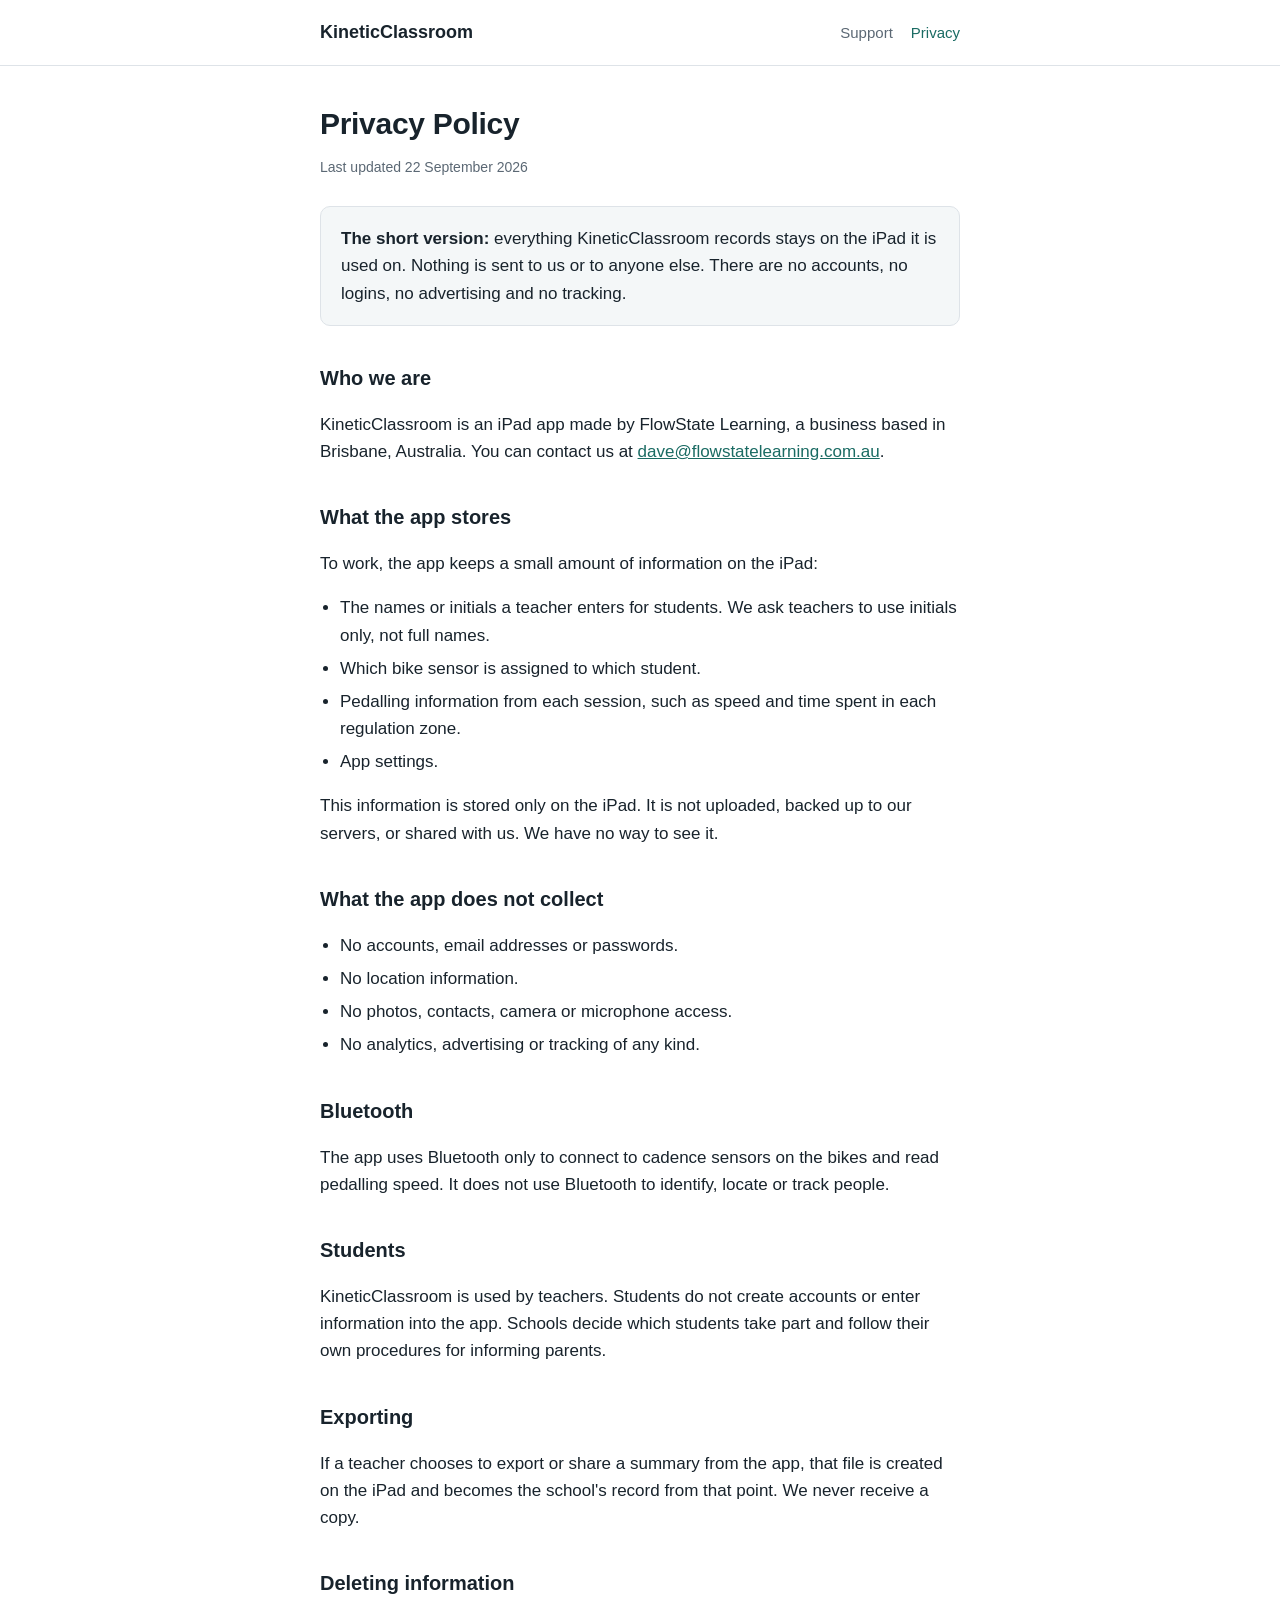
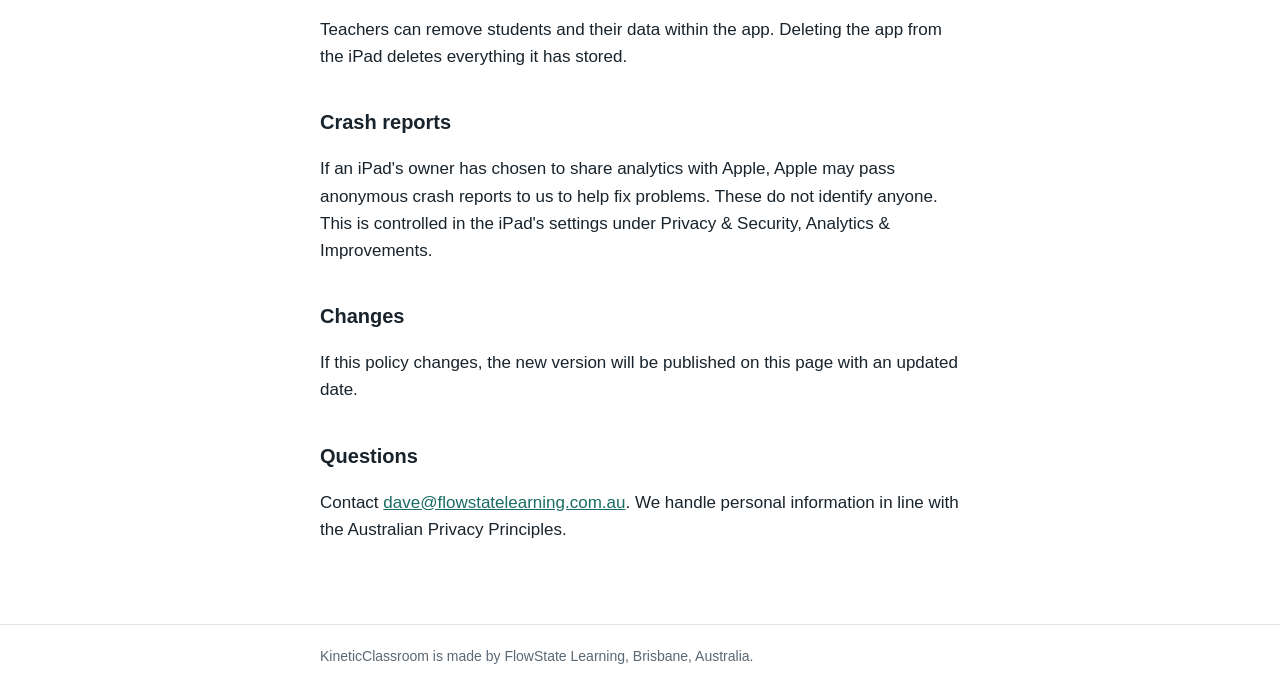
<file: privacy.html>
<!DOCTYPE html>
<html lang="en-AU">
<head>
<meta charset="utf-8">
<meta name="viewport" content="width=device-width, initial-scale=1">
<title>Privacy Policy | KineticClassroom</title>
<meta name="description" content="How the KineticClassroom iPad app handles information. Everything stays on the iPad.">
<link rel="stylesheet" href="/style.css">
</head>
<body>
<header><div class="wrap">
  <a class="brand" href="/">KineticClassroom</a>
  <nav><a href="/support.html">Support</a><a href="/privacy.html" aria-current="page">Privacy</a></nav>
</div></header>

<main><div class="wrap">
  <h1>Privacy Policy</h1>
  <p class="updated">Last updated 22 September 2026</p>

  <div class="box"><p><strong>The short version:</strong> everything KineticClassroom records stays on the iPad it is used on. Nothing is sent to us or to anyone else. There are no accounts, no logins, no advertising and no tracking.</p></div>

  <h2>Who we are</h2>
  <p>KineticClassroom is an iPad app made by FlowState Learning, a business based in Brisbane, Australia. You can contact us at <a href="mailto:dave@flowstatelearning.com.au">dave@flowstatelearning.com.au</a>.</p>

  <h2>What the app stores</h2>
  <p>To work, the app keeps a small amount of information on the iPad:</p>
  <ul>
    <li>The names or initials a teacher enters for students. We ask teachers to use initials only, not full names.</li>
    <li>Which bike sensor is assigned to which student.</li>
    <li>Pedalling information from each session, such as speed and time spent in each regulation zone.</li>
    <li>App settings.</li>
  </ul>
  <p>This information is stored only on the iPad. It is not uploaded, backed up to our servers, or shared with us. We have no way to see it.</p>

  <h2>What the app does not collect</h2>
  <ul>
    <li>No accounts, email addresses or passwords.</li>
    <li>No location information.</li>
    <li>No photos, contacts, camera or microphone access.</li>
    <li>No analytics, advertising or tracking of any kind.</li>
  </ul>

  <h2>Bluetooth</h2>
  <p>The app uses Bluetooth only to connect to cadence sensors on the bikes and read pedalling speed. It does not use Bluetooth to identify, locate or track people.</p>

  <h2>Students</h2>
  <p>KineticClassroom is used by teachers. Students do not create accounts or enter information into the app. Schools decide which students take part and follow their own procedures for informing parents.</p>

  <h2>Exporting</h2>
  <p>If a teacher chooses to export or share a summary from the app, that file is created on the iPad and becomes the school's record from that point. We never receive a copy.</p>

  <h2>Deleting information</h2>
  <p>Teachers can remove students and their data within the app. Deleting the app from the iPad deletes everything it has stored.</p>

  <h2>Crash reports</h2>
  <p>If an iPad's owner has chosen to share analytics with Apple, Apple may pass anonymous crash reports to us to help fix problems. These do not identify anyone. This is controlled in the iPad's settings under Privacy &amp; Security, Analytics &amp; Improvements.</p>

  <h2>Changes</h2>
  <p>If this policy changes, the new version will be published on this page with an updated date.</p>

  <h2>Questions</h2>
  <p>Contact <a href="mailto:dave@flowstatelearning.com.au">dave@flowstatelearning.com.au</a>. We handle personal information in line with the Australian Privacy Principles.</p>
</div></main>

<footer><div class="wrap">KineticClassroom is made by FlowState Learning, Brisbane, Australia.</div></footer>
</body>
</html>
</file>
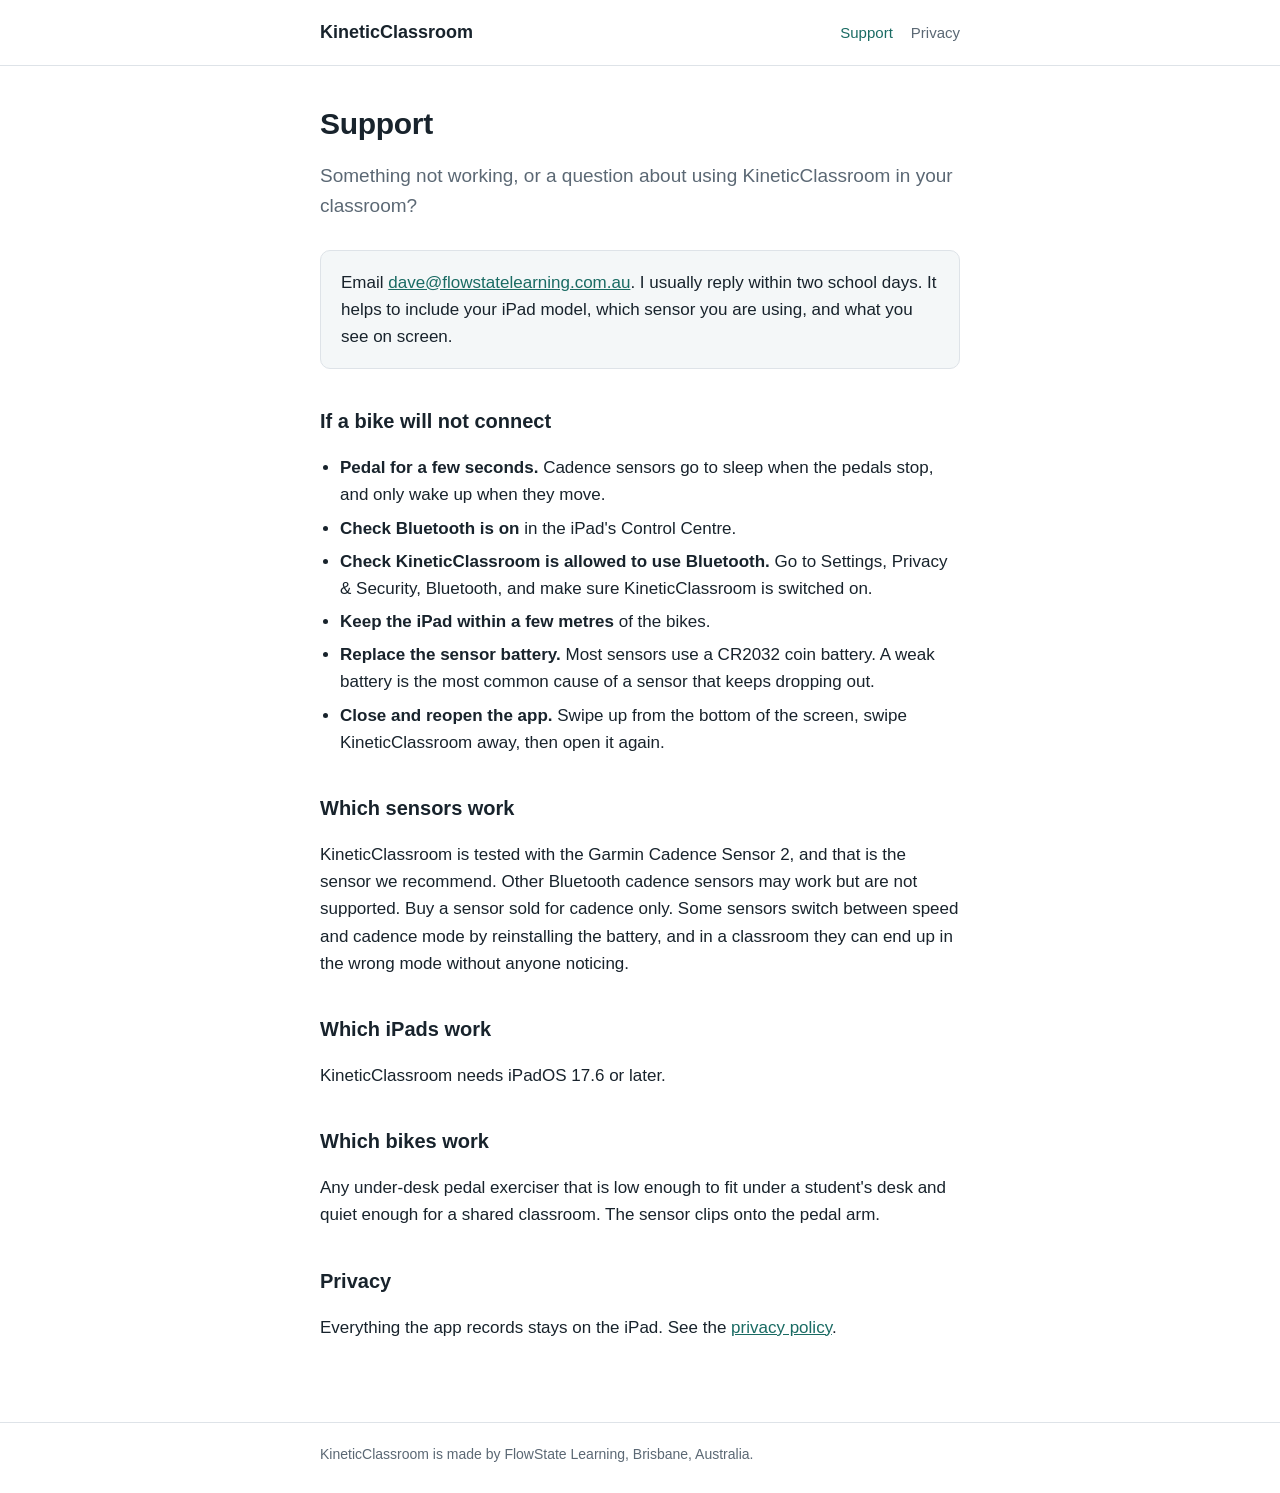
<file: support.html>
<!DOCTYPE html>
<html lang="en-AU">
<head>
<meta charset="utf-8">
<meta name="viewport" content="width=device-width, initial-scale=1">
<title>Support | KineticClassroom</title>
<meta name="description" content="Help with setting up KineticClassroom and connecting bike sensors.">
<link rel="stylesheet" href="/style.css">
</head>
<body>
<header><div class="wrap">
  <a class="brand" href="/">KineticClassroom</a>
  <nav><a href="/support.html" aria-current="page">Support</a><a href="/privacy.html">Privacy</a></nav>
</div></header>

<main><div class="wrap">
  <h1>Support</h1>
  <p class="lede">Something not working, or a question about using KineticClassroom in your classroom?</p>

  <div class="box"><p>Email <a href="mailto:dave@flowstatelearning.com.au">dave@flowstatelearning.com.au</a>. I usually reply within two school days. It helps to include your iPad model, which sensor you are using, and what you see on screen.</p></div>

  <h2>If a bike will not connect</h2>
  <ul>
    <li><strong>Pedal for a few seconds.</strong> Cadence sensors go to sleep when the pedals stop, and only wake up when they move.</li>
    <li><strong>Check Bluetooth is on</strong> in the iPad's Control Centre.</li>
    <li><strong>Check KineticClassroom is allowed to use Bluetooth.</strong> Go to Settings, Privacy &amp; Security, Bluetooth, and make sure KineticClassroom is switched on.</li>
    <li><strong>Keep the iPad within a few metres</strong> of the bikes.</li>
    <li><strong>Replace the sensor battery.</strong> Most sensors use a CR2032 coin battery. A weak battery is the most common cause of a sensor that keeps dropping out.</li>
    <li><strong>Close and reopen the app.</strong> Swipe up from the bottom of the screen, swipe KineticClassroom away, then open it again.</li>
  </ul>

  <h2>Which sensors work</h2>
  <p>KineticClassroom is tested with the Garmin Cadence Sensor 2, and that is the sensor we recommend. Other Bluetooth cadence sensors may work but are not supported. Buy a sensor sold for cadence only. Some sensors switch between speed and cadence mode by reinstalling the battery, and in a classroom they can end up in the wrong mode without anyone noticing.</p>

  <h2>Which iPads work</h2>
  <p>KineticClassroom needs iPadOS 17.6 or later.</p>

  <h2>Which bikes work</h2>
  <p>Any under-desk pedal exerciser that is low enough to fit under a student's desk and quiet enough for a shared classroom. The sensor clips onto the pedal arm.</p>

  <h2>Privacy</h2>
  <p>Everything the app records stays on the iPad. See the <a href="/privacy.html">privacy policy</a>.</p>
</div></main>

<footer><div class="wrap">KineticClassroom is made by FlowState Learning, Brisbane, Australia.</div></footer>
</body>
</html>
</file>
<file: style.css>
:root {
  --ink: #18232C;
  --muted: #5B6874;
  --line: #DEE3E8;
  --teal: #1a6b63;
  --bg: #FFFFFF;
  --tint: #F4F7F8;
}
@media (prefers-color-scheme: dark) {
  :root {
    --ink: #E6EBEE;
    --muted: #9AA7B0;
    --line: #2E3A42;
    --teal: #5FB3A9;
    --bg: #11181D;
    --tint: #18222A;
  }
}
* { box-sizing: border-box; }
body {
  margin: 0;
  background: var(--bg);
  color: var(--ink);
  font: 17px/1.6 -apple-system, BlinkMacSystemFont, "Segoe UI", Roboto, Helvetica, Arial, sans-serif;
}
header { border-bottom: 1px solid var(--line); }
.wrap { max-width: 680px; margin: 0 auto; padding: 0 20px; }
header .wrap { display: flex; justify-content: space-between; align-items: center; padding-top: 18px; padding-bottom: 18px; gap: 16px; flex-wrap: wrap; }
.brand { font-weight: 700; color: var(--ink); text-decoration: none; font-size: 18px; }
nav a { color: var(--muted); text-decoration: none; margin-left: 18px; font-size: 15px; }
nav a:first-child { margin-left: 0; }
nav a:hover, nav a[aria-current] { color: var(--teal); }
main .wrap { padding-top: 40px; padding-bottom: 64px; }
h1 { font-size: 30px; line-height: 1.2; margin: 0 0 12px; letter-spacing: -0.01em; }
h2 { font-size: 20px; margin: 36px 0 8px; }
p, li { color: var(--ink); }
.lede { font-size: 19px; color: var(--muted); margin-bottom: 28px; }
.updated { color: var(--muted); font-size: 14px; margin-bottom: 28px; }
a { color: var(--teal); }
ul { padding-left: 20px; }
li { margin-bottom: 6px; }
.box { background: var(--tint); border: 1px solid var(--line); border-radius: 10px; padding: 18px 20px; margin: 24px 0; }
.box p { margin: 0; }
footer { border-top: 1px solid var(--line); }
footer .wrap { padding-top: 20px; padding-bottom: 28px; color: var(--muted); font-size: 14px; }
</file>
